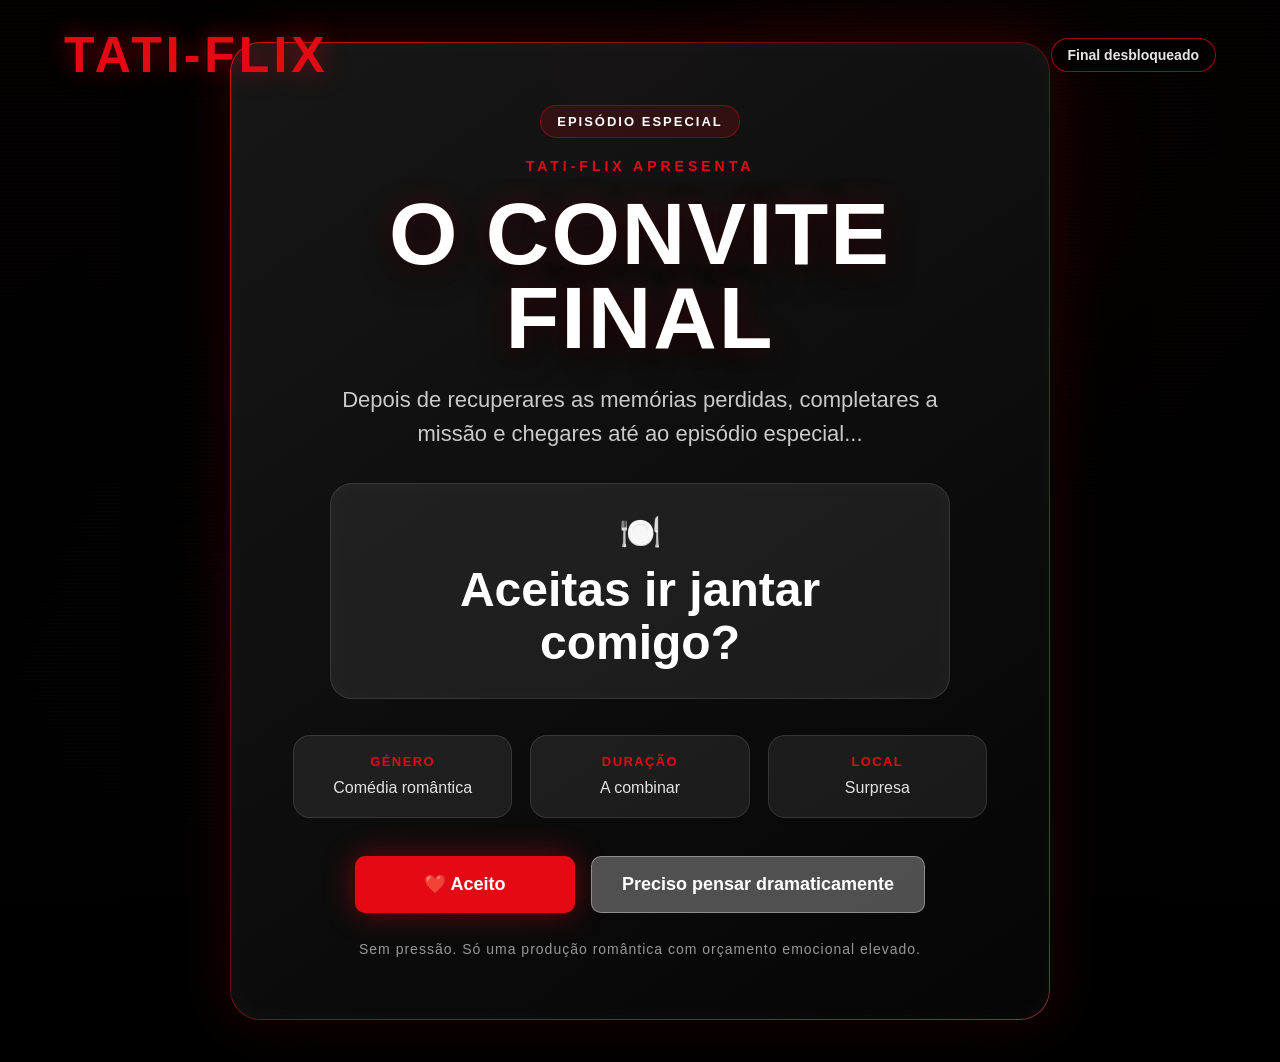
<file: convite.html>
<!DOCTYPE html>
<html lang="pt">

<head>
    <meta charset="UTF-8">
    <meta name="viewport" content="width=device-width, initial-scale=1.0">
    <title>Convite | TATI-FLIX</title>

    <link rel="stylesheet" href="css/convite.css?v=3">
</head>
<script src="js/sounds.js?v=1"></script>
<body>

    <main class="invite-page">

        <div class="cinema-bg"></div>
        <div class="cinema-gradient"></div>
        <div class="film-grain"></div>

        <header class="invite-header">
            <div class="logo">TATI-FLIX</div>
            <div class="episode-status">Final desbloqueado</div>
        </header>

        <section class="invite-card" id="inviteCard">

            <div class="episode-pill">Episódio especial</div>

            <p class="small-label">TATI-FLIX apresenta</p>

            <h1>O convite final</h1>

            <p class="intro-text">
                Depois de recuperares as memórias perdidas, completares a missão
                e chegares até ao episódio especial...
            </p>

            <div class="question-box">
                <span class="question-icon">🍽️</span>
                <p>Aceitas ir jantar comigo?</p>
            </div>

            <div class="invite-details">

                <div>
                    <strong>Género</strong>
                    <span>Comédia romântica</span>
                </div>

                <div>
                    <strong>Duração</strong>
                    <span>A combinar</span>
                </div>

                <div>
                    <strong>Local</strong>
                    <span>Surpresa</span>
                </div>

            </div>

            <div class="invite-actions">

                <button class="accept-button" id="acceptButton">
                    ❤️ Aceito
                </button>

                <button class="dramatic-button" id="dramaticButton">
                    Preciso pensar dramaticamente
                </button>

            </div>

            <p class="tiny-note" id="tinyNote">
                Sem pressão. Só uma produção romântica com orçamento emocional elevado.
            </p>

        </section>

        <section class="accepted-card" id="acceptedCard">

            <div class="success-ring">✓</div>

            <p class="small-label">Convite aceite</p>

            <h1>Jantar desbloqueado</h1>

            <p class="accepted-text">
                Excelente escolha.
                <br>
                A TATI-FLIX confirma oficialmente que este episódio ganhou continuação.
            </p>

            <div class="accepted-info">
                <span>🍽️ Boa comida</span>
                <span>💬 Conversa sem memes</span>
                <span>❤️ Segunda temporada</span>
            </div>

            <p class="final-message">
                Algumas histórias não precisam de muito drama.
                <br>
                Só de duas pessoas, uma mesa e vontade de escrever um capítulo melhor.
            </p>

            <a href="qrcode.html">
                <button class="final-button">
                    Ver surpresa final
                </button>
            </a>

        </section>

    </main>

    <script>
        const acceptButton = document.getElementById("acceptButton");
        const dramaticButton = document.getElementById("dramaticButton");
        const inviteCard = document.getElementById("inviteCard");
        const acceptedCard = document.getElementById("acceptedCard");
        const tinyNote = document.getElementById("tinyNote");

        let dramaticClicks = 0;

        const dramaticMessages = [
            {
                note: "Dramatização aceite. Mas a resposta certa continua ali ao lado.",
                button: "Ainda estou a processar..."
            },
            {
                note: "O algoritmo da TATI-FLIX analisou os dados e recomenda aceitar.",
                button: "Está bem, estou quase convencida"
            },
            {
                note: "A produção decidiu intervir. Esta opção agora também aceita.",
                button: "Ok... Aceito ❤️"
            }
        ];

        acceptButton.addEventListener("click", acceptInvite);

        dramaticButton.addEventListener("click", () => {
            if (dramaticClicks < dramaticMessages.length) {
                tinyNote.textContent = dramaticMessages[dramaticClicks].note;
                dramaticButton.textContent = dramaticMessages[dramaticClicks].button;
                dramaticButton.classList.add("shake-soft");

                setTimeout(() => {
                    dramaticButton.classList.remove("shake-soft");
                }, 400);

                dramaticClicks++;
            }

            if (dramaticClicks >= dramaticMessages.length) {
                dramaticButton.classList.add("converted");
                dramaticButton.onclick = acceptInvite;
            }
        });

        function acceptInvite() {
            localStorage.setItem("tatiflix_invite", "accepted");

            inviteCard.classList.add("hide");

            setTimeout(() => {
                inviteCard.style.display = "none";
                acceptedCard.classList.add("show");
                createHearts();
                createSparkles();
            }, 600);
        }

        function createHearts() {
            for (let i = 0; i < 28; i++) {
                const heart = document.createElement("div");
                heart.className = "floating-heart";
                heart.textContent = "❤";

                heart.style.left = Math.random() * 100 + "vw";
                heart.style.animationDelay = Math.random() * 1.8 + "s";
                heart.style.fontSize = (14 + Math.random() * 24) + "px";

                document.body.appendChild(heart);

                setTimeout(() => {
                    heart.remove();
                }, 4800);
            }
        }

        function createSparkles() {
            for (let i = 0; i < 34; i++) {
                const sparkle = document.createElement("div");
                sparkle.className = "sparkle";

                sparkle.style.left = Math.random() * 100 + "vw";
                sparkle.style.top = Math.random() * 100 + "vh";
                sparkle.style.animationDelay = Math.random() * 1.2 + "s";

                document.body.appendChild(sparkle);

                setTimeout(() => {
                    sparkle.remove();
                }, 3000);
            }
        }
    </script>

</body>

</html>
</file>
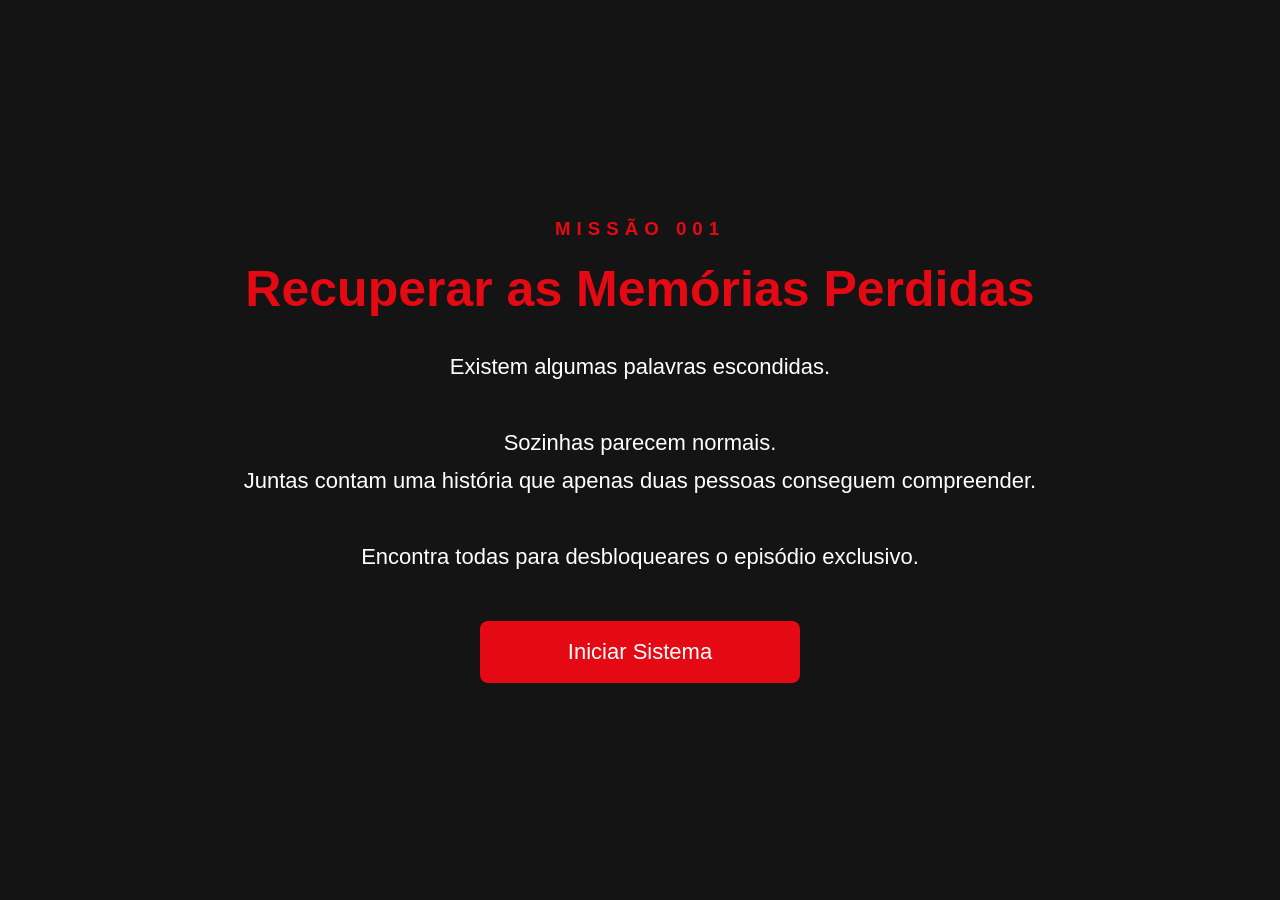
<file: mission.html>
<!DOCTYPE html>
<html lang="pt">

<head>

    <meta charset="UTF-8">

    <meta name="viewport" content="width=device-width, initial-scale=1.0">

    <title>Missão 001</title>

    <link rel="stylesheet" href="css/style.css">
    <link rel="stylesheet" href="css/mission.css?v=13mobile">

</head>
<script src="js/sounds.js?v=1"></script>
<body>

    <div class="mission-container">

        <div id="intro">

            <h3>MISSÃO 001</h3>

            <h1>Recuperar as Memórias Perdidas</h1>

            <p>
                Existem algumas palavras escondidas.

                <br><br>

                Sozinhas parecem normais.

                <br>

                Juntas contam uma história que apenas duas pessoas conseguem compreender.

                <br><br>

                Encontra todas para desbloqueares o episódio exclusivo.
            </p>

            <button id="startMission">
                Iniciar Sistema
            </button>

        </div>

        <div id="loading" style="display:none;">

            <h2>Inicializando Sistema...</h2>

            <div class="progress-bar">
                <div class="progress-fill"></div>
            </div>

            <p id="loadingText">
                A preparar missão...
            </p>

        </div>


        <div id="game" style="display:none;">

            <h2>Sopa de Letras</h2>

            <p>Encontra todas as palavras para desbloquear o episódio.</p>

            <div id="wordsearch"></div>

            <div id="wordList">

                <h3>Palavras</h3>

                <ul>

                    <li data-word="ROSINHA">Rosinha</li>

                    <li data-word="BRASAO">Brasão</li>

                    <li data-word="TINHOSO">Tinhoso</li>

                    <li data-word="PRESSINHAS">Pressinhas</li>

                    <li data-word="INDIVIDUAL">Individual</li>

                    <li data-word="FRANCESINHA">Francesinha</li>

                </ul>

            </div>

        </div>

    </div>

    </div>


    </div>

    <script src="js/mission.js"></script>
    <script src="js/wordsearch.js?v=13mobile"></script>

</body>

</html>
</file>
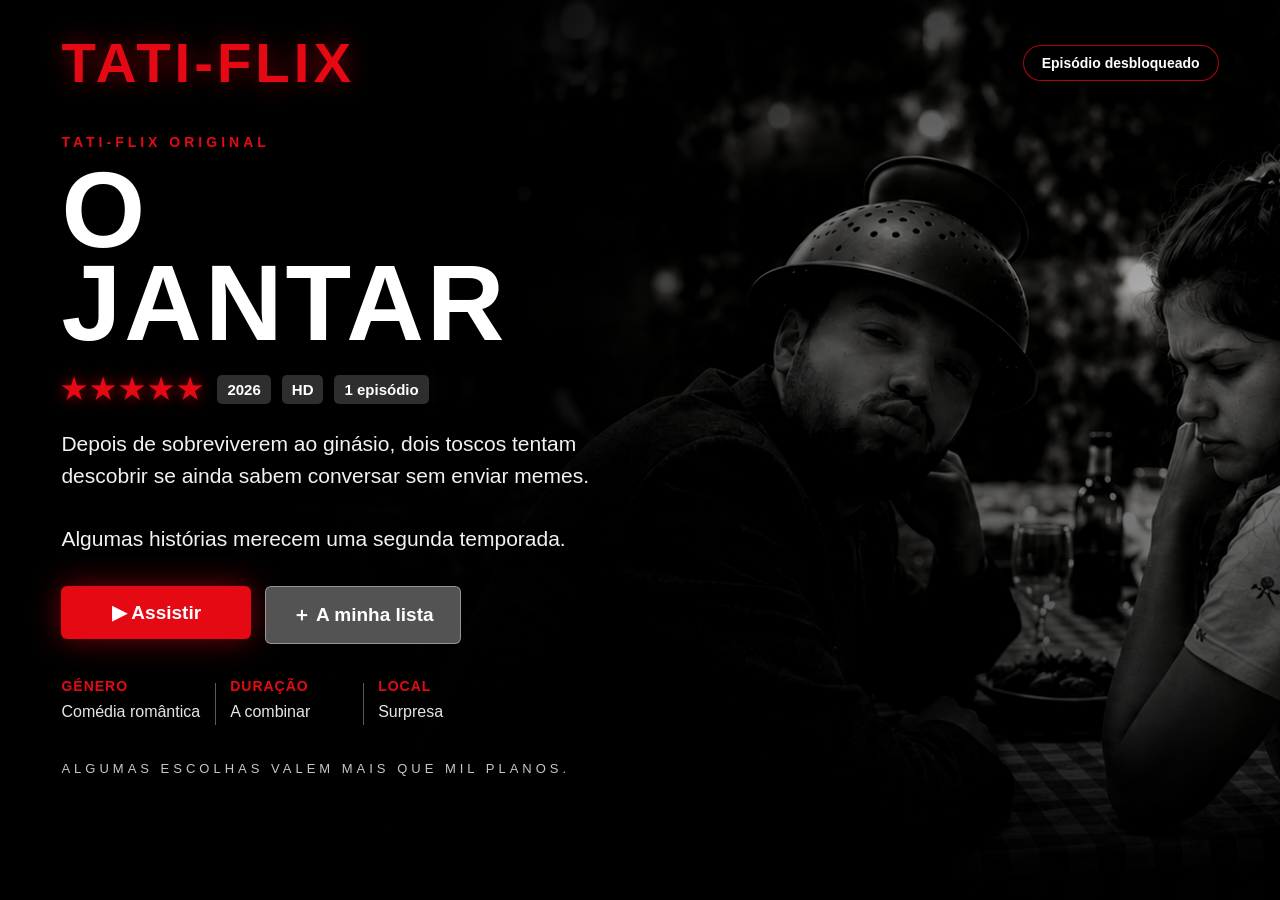
<file: poster.html>
<!DOCTYPE html>
<html lang="pt">

<head>
    <meta charset="UTF-8">
    <meta name="viewport" content="width=device-width, initial-scale=1.0">
    <title>O Jantar | TATI-FLIX</title>

    
    <link rel="stylesheet" href="css/poster.css?v=3">
</head>
<script src="js/sounds.js?v=1"></script>
<body>

    <div class="poster-page">

        <div class="poster-backdrop"></div>
        <div class="poster-overlay"></div>

        <header class="netflix-header">
            <div class="netflix-logo">TATI-FLIX</div>
            <div class="unlock-badge">Episódio desbloqueado</div>
        </header>

        <main class="netflix-hero">

            <section class="hero-info">

                <p class="original-label">TATI-FLIX Original</p>

                <h1>O Jantar</h1>

                <div class="hero-rating">
                    <span class="stars">★★★★★</span>
                    <span>2026</span>
                    <span>HD</span>
                    <span>1 episódio</span>
                </div>

                <p class="hero-description">
                    Depois de sobreviverem ao ginásio, dois toscos tentam descobrir
                    se ainda sabem conversar sem enviar memes.
                    <br><br>
                    Algumas histórias merecem uma segunda temporada.
                </p>

                <div class="hero-actions">
                    <a href="convite.html">
                        <button class="play-button">▶ Assistir</button>
                    </a>

                    <button class="my-list-button" id="myListButton">
                        ＋ A minha lista
                    </button>
                </div>

                <div class="hero-details">

                    <div>
                        <strong>Género</strong>
                        <span>Comédia romântica</span>
                    </div>

                    <div>
                        <strong>Duração</strong>
                        <span>A combinar</span>
                    </div>

                    <div>
                        <strong>Local</strong>
                        <span>Surpresa</span>
                    </div>

                </div>

                <p class="final-line">
                    Algumas escolhas valem mais que mil planos.
                </p>

            </section>

        </main>

    </div>

    <script>
        const myListButton = document.getElementById("myListButton");

        if (myListButton) {
            myListButton.addEventListener("click", () => {
                myListButton.textContent = "✓ Adicionado à lista";
                myListButton.classList.add("added");
            });
        }
    </script>

</body>

</html>
</file>
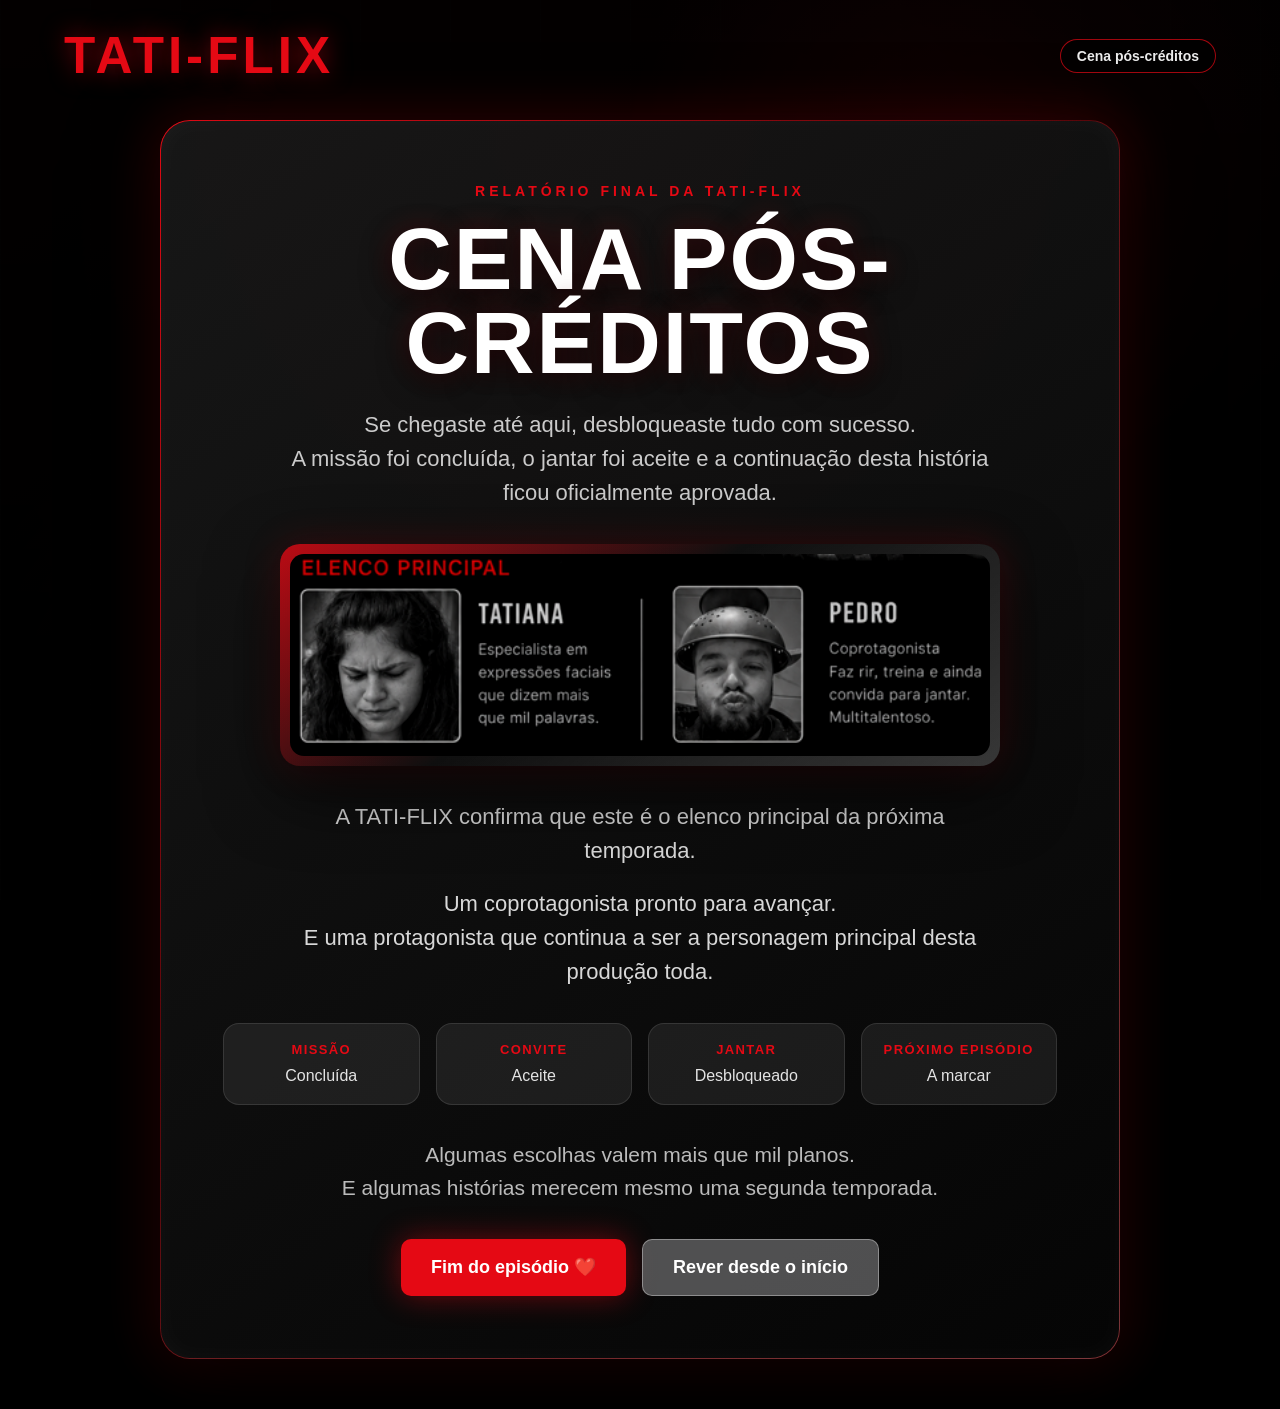
<file: qrcode.html>
<!DOCTYPE html>
<html lang="pt">

<head>
    <meta charset="UTF-8">
    <meta name="viewport" content="width=device-width, initial-scale=1.0">
    <title>Cena Pós-Créditos | TATI-FLIX</title>

    <link rel="stylesheet" href="css/qrcode.css?v=1">
</head>
<script src="js/sounds.js?v=1"></script>
<body>

    <main class="final-page">

        <div class="final-background"></div>
        <div class="final-overlay"></div>
        <div class="film-lines"></div>

        <header class="final-header">
            <div class="logo">TATI-FLIX</div>
            <div class="final-badge">Cena pós-créditos</div>
        </header>

        <section class="final-card">

            <p class="small-label">Relatório final da TATI-FLIX</p>

            <h1>Cena pós-créditos</h1>

            <p class="intro-text">
                Se chegaste até aqui, desbloqueaste tudo com sucesso.
                <br>
                A missão foi concluída, o jantar foi aceite e a continuação desta história ficou oficialmente aprovada.
            </p>

            <div class="cast-frame">
                <img src="images/elenco-final.png" alt="Elenco principal TATI-FLIX" class="cast-image">
            </div>

            <div class="post-credit-text">
                <p>
                    A TATI-FLIX confirma que este é o elenco principal da próxima temporada.
                </p>

                <p>
                    Um coprotagonista pronto para avançar.
                    <br>
                    E uma protagonista que continua a ser a personagem principal desta produção toda.
                </p>
            </div>

            <div class="summary-grid">

                <div>
                    <strong>Missão</strong>
                    <span>Concluída</span>
                </div>

                <div>
                    <strong>Convite</strong>
                    <span>Aceite</span>
                </div>

                <div>
                    <strong>Jantar</strong>
                    <span>Desbloqueado</span>
                </div>

                <div>
                    <strong>Próximo episódio</strong>
                    <span>A marcar</span>
                </div>

            </div>

            <p class="final-quote">
                Algumas escolhas valem mais que mil planos.
                <br>
                E algumas histórias merecem mesmo uma segunda temporada.
            </p>

            <div class="final-actions">

                <button class="finish-button" id="finishButton">
                    Fim do episódio ❤️
                </button>

                <a href="index.html">
                    <button class="restart-button">
                        Rever desde o início
                    </button>
                </a>

            </div>

        </section>

    </main>

    <script>
        const finishButton = document.getElementById("finishButton");

        finishButton.addEventListener("click", () => {
            finishButton.textContent = "Episódio guardado na memória ❤️";
            finishButton.classList.add("finished");

            createFinalHearts();
        });

        function createFinalHearts() {
            for (let i = 0; i < 28; i++) {
                const heart = document.createElement("div");
                heart.className = "final-heart";
                heart.textContent = "❤";

                heart.style.left = Math.random() * 100 + "vw";
                heart.style.animationDelay = Math.random() * 1.5 + "s";
                heart.style.fontSize = (14 + Math.random() * 24) + "px";

                document.body.appendChild(heart);

                setTimeout(() => {
                    heart.remove();
                }, 4500);
            }
        }
    </script>

</body>

</html>
</file>
<file: css/convite.css>
* {
    box-sizing: border-box;
}

html,
body {
    margin: 0 !important;
    padding: 0 !important;
    width: 100% !important;
    min-height: 100% !important;
    background: #000 !important;
    color: #fff !important;
    font-family: Arial, Helvetica, sans-serif !important;
    overflow-x: hidden !important;
    display: block !important;
}

.invite-page {
    position: relative;
    min-height: 100vh;
    padding: 42px 20px;
    display: flex;
    align-items: center;
    justify-content: center;
    overflow: hidden;
}

/* FUNDO PREMIUM */
.cinema-bg {
    position: fixed;
    inset: 0;
    z-index: 0;
    background:
        radial-gradient(circle at 78% 18%, rgba(229, 9, 20, 0.26), transparent 30%),
        radial-gradient(circle at 18% 84%, rgba(255, 255, 255, 0.08), transparent 28%),
        linear-gradient(145deg, #130000 0%, #050505 42%, #000 100%);
}

.cinema-gradient {
    position: fixed;
    inset: 0;
    z-index: 1;
    background:
        linear-gradient(180deg, rgba(0, 0, 0, 0.45), rgba(0, 0, 0, 0.9)),
        radial-gradient(circle at center, transparent 0%, rgba(0, 0, 0, 0.65) 76%);
}

.film-grain {
    position: fixed;
    inset: 0;
    z-index: 2;
    pointer-events: none;
    opacity: 0.22;
    background-image:
        repeating-linear-gradient(
            0deg,
            rgba(255, 255, 255, 0.025) 0,
            rgba(255, 255, 255, 0.025) 1px,
            transparent 1px,
            transparent 4px
        );
    mix-blend-mode: screen;
}

/* HEADER */
.invite-header {
    position: fixed;
    top: 0;
    left: 0;
    z-index: 8;
    width: 100%;
    padding: 26px 5vw;
    display: flex;
    justify-content: space-between;
    align-items: center;
    pointer-events: none;
}

.logo {
    color: #e50914;
    font-size: clamp(30px, 4vw, 50px);
    font-weight: 900;
    letter-spacing: 4px;
    text-shadow: 0 0 24px rgba(229, 9, 20, 0.55);
}

.episode-status {
    padding: 8px 16px;
    border: 1px solid rgba(229, 9, 20, 0.7);
    border-radius: 999px;
    background: rgba(0, 0, 0, 0.58);
    color: rgba(255, 255, 255, 0.9);
    font-size: 14px;
    font-weight: 800;
}

/* CARDS */
.invite-card,
.accepted-card {
    position: relative;
    z-index: 5;
    width: min(92vw, 820px);
    padding: clamp(34px, 5vw, 62px);
    border-radius: 30px;
    text-align: center;

    background:
        linear-gradient(145deg, rgba(24, 24, 24, 0.94), rgba(5, 5, 5, 0.97)),
        radial-gradient(circle at top, rgba(229, 9, 20, 0.15), transparent 45%);

    border: 1px solid rgba(229, 9, 20, 0.38);

    box-shadow:
        0 30px 90px rgba(0, 0, 0, 0.78),
        0 0 55px rgba(229, 9, 20, 0.25),
        inset 0 0 28px rgba(255, 255, 255, 0.03);

    animation: cardReveal 0.95s ease forwards;
}

.invite-card::before,
.accepted-card::before {
    content: "";
    position: absolute;
    inset: -1px;
    border-radius: 30px;
    padding: 1px;
    background: linear-gradient(135deg, rgba(229, 9, 20, 0.9), transparent 40%, rgba(255, 255, 255, 0.18));
    -webkit-mask:
        linear-gradient(#000 0 0) content-box,
        linear-gradient(#000 0 0);
    -webkit-mask-composite: xor;
    mask-composite: exclude;
    pointer-events: none;
}

.invite-card.hide {
    animation: cardHide 0.6s ease forwards;
}

.accepted-card {
    display: none;
    opacity: 0;
    transform: scale(0.94);
}

.accepted-card.show {
    display: block;
    animation: acceptedReveal 0.85s ease forwards;
}

.episode-pill {
    width: fit-content;
    margin: 0 auto 20px;
    padding: 8px 16px;
    border-radius: 999px;
    background: rgba(229, 9, 20, 0.14);
    border: 1px solid rgba(229, 9, 20, 0.45);
    color: #fff;
    font-size: 13px;
    font-weight: 900;
    letter-spacing: 2px;
    text-transform: uppercase;
}

/* TEXTO */
.small-label {
    margin: 0 0 18px;
    color: #e50914;
    font-size: 14px;
    font-weight: 900;
    letter-spacing: 4px;
    text-transform: uppercase;
}

h1 {
    margin: 0 0 24px;
    color: #fff;
    font-size: clamp(48px, 8vw, 88px);
    line-height: 0.95;
    text-transform: uppercase;
    letter-spacing: 2px;
    text-shadow:
        0 9px 30px rgba(0, 0, 0, 0.92),
        0 0 24px rgba(229, 9, 20, 0.26);
}

.intro-text {
    max-width: 640px;
    margin: 0 auto 28px;
    color: rgba(255, 255, 255, 0.78);
    font-size: clamp(18px, 2vw, 22px);
    line-height: 1.55;
}

/* PERGUNTA */
.question-box {
    position: relative;
    margin: 32px auto 36px;
    padding: 28px 24px;
    max-width: 620px;
    border-radius: 22px;
    background: rgba(255, 255, 255, 0.07);
    border: 1px solid rgba(255, 255, 255, 0.11);
    box-shadow: inset 0 0 22px rgba(255, 255, 255, 0.03);
}

.question-icon {
    display: block;
    margin-bottom: 12px;
    font-size: 34px;
}

.question-box p {
    margin: 0;
    color: #fff;
    font-size: clamp(30px, 4.5vw, 48px);
    font-weight: 900;
    line-height: 1.1;
}

/* DETALHES */
.invite-details {
    display: grid;
    grid-template-columns: repeat(3, 1fr);
    gap: 18px;
    margin: 34px 0 38px;
}

.invite-details div {
    padding: 18px 14px;
    border-radius: 17px;
    background: rgba(255, 255, 255, 0.075);
    border: 1px solid rgba(255, 255, 255, 0.11);
    transition: transform 0.25s ease, background 0.25s ease;
}

.invite-details div:hover {
    transform: translateY(-4px);
    background: rgba(255, 255, 255, 0.11);
}

.invite-details strong {
    display: block;
    margin-bottom: 8px;
    color: #e50914;
    font-size: 13px;
    letter-spacing: 1.4px;
    text-transform: uppercase;
}

.invite-details span {
    color: rgba(255, 255, 255, 0.87);
    font-size: 16px;
    line-height: 1.35;
}

/* BOTÕES */
.invite-actions {
    display: flex;
    justify-content: center;
    gap: 16px;
    flex-wrap: wrap;
    margin-top: 18px;
}

.accept-button,
.dramatic-button,
.final-button {
    position: relative;
    overflow: hidden;
    border: none;
    border-radius: 10px;
    padding: 17px 30px;
    min-width: 220px;
    font-size: 18px;
    font-weight: 900;
    cursor: pointer;
    transition:
        transform 0.2s ease,
        box-shadow 0.2s ease,
        background 0.2s ease;
}

.accept-button,
.final-button {
    background: #e50914;
    color: #fff;
    box-shadow: 0 0 30px rgba(229, 9, 20, 0.45);
}

.accept-button::after,
.final-button::after {
    content: "";
    position: absolute;
    top: 0;
    left: -80%;
    width: 55%;
    height: 100%;
    background: linear-gradient(90deg, transparent, rgba(255,255,255,0.35), transparent);
    transform: skewX(-22deg);
    animation: buttonShine 2.8s ease infinite;
}

.accept-button:hover,
.final-button:hover {
    background: #ff1723;
    transform: scale(1.055);
    box-shadow: 0 0 48px rgba(229, 9, 20, 0.75);
}

.dramatic-button {
    background: rgba(109, 109, 110, 0.72);
    color: #fff;
    border: 1px solid rgba(255, 255, 255, 0.35);
}

.dramatic-button:hover {
    background: rgba(255, 255, 255, 0.23);
    transform: scale(1.045);
}

.dramatic-button.converted {
    background: rgba(229, 9, 20, 0.8);
    box-shadow: 0 0 28px rgba(229, 9, 20, 0.38);
}

.shake-soft {
    animation: shakeSoft 0.4s ease;
}

.tiny-note {
    margin: 28px auto 0;
    max-width: 580px;
    color: rgba(255, 255, 255, 0.58);
    font-size: 14px;
    letter-spacing: 1px;
}

/* ACEITE */
.success-ring {
    width: 86px;
    height: 86px;
    margin: 0 auto 22px;
    border-radius: 50%;
    display: flex;
    align-items: center;
    justify-content: center;
    
    background: rgba(229, 9, 20, 0.15);
    border: 2px solid rgba(229, 9, 20, 0.75);
    color: #fff;
    font-size: 46px;
    font-weight: 900;

    box-shadow:
        0 0 30px rgba(229, 9, 20, 0.45),
        inset 0 0 20px rgba(229, 9, 20, 0.25);

    animation: ringPop 0.8s ease forwards;
}

.accepted-text,
.final-message {
    color: rgba(255, 255, 255, 0.86);
    font-size: clamp(18px, 2vw, 22px);
    line-height: 1.55;
}

.final-message {
    max-width: 640px;
    margin: 26px auto 34px;
    color: rgba(255, 255, 255, 0.72);
}

.accepted-info {
    display: flex;
    justify-content: center;
    flex-wrap: wrap;
    gap: 14px;
    margin: 34px 0;
}

.accepted-info span {
    padding: 12px 16px;
    border-radius: 999px;
    background: rgba(255, 255, 255, 0.09);
    border: 1px solid rgba(255, 255, 255, 0.12);
    color: rgba(255, 255, 255, 0.9);
    font-weight: 700;
}

.accepted-card a {
    text-decoration: none;
}

/* EFEITOS */
.floating-heart {
    position: fixed;
    bottom: -40px;
    z-index: 10;
    color: #e50914;
    pointer-events: none;
    animation: floatHeart 4.5s ease-in forwards;
    text-shadow: 0 0 18px rgba(229, 9, 20, 0.85);
}

.sparkle {
    position: fixed;
    z-index: 11;
    width: 6px;
    height: 6px;
    border-radius: 50%;
    background: #fff;
    box-shadow:
        0 0 12px #fff,
        0 0 24px rgba(229, 9, 20, 0.9);
    pointer-events: none;
    animation: sparklePop 2.4s ease forwards;
}

/* ANIMAÇÕES */
@keyframes cardReveal {
    from {
        opacity: 0;
        transform: translateY(38px) scale(0.96);
        filter: blur(8px);
    }

    to {
        opacity: 1;
        transform: translateY(0) scale(1);
        filter: blur(0);
    }
}

@keyframes cardHide {
    to {
        opacity: 0;
        transform: translateY(-22px) scale(0.96);
        filter: blur(8px);
    }
}

@keyframes acceptedReveal {
    from {
        opacity: 0;
        transform: translateY(32px) scale(0.94);
        filter: blur(8px);
    }

    to {
        opacity: 1;
        transform: translateY(0) scale(1);
        filter: blur(0);
    }
}

@keyframes buttonShine {
    0% {
        left: -80%;
    }

    45%, 100% {
        left: 130%;
    }
}

@keyframes shakeSoft {
    0% { transform: translateX(0); }
    25% { transform: translateX(-4px); }
    50% { transform: translateX(4px); }
    75% { transform: translateX(-2px); }
    100% { transform: translateX(0); }
}

@keyframes ringPop {
    0% {
        transform: scale(0.6);
        opacity: 0;
    }

    65% {
        transform: scale(1.12);
        opacity: 1;
    }

    100% {
        transform: scale(1);
    }
}

@keyframes floatHeart {
    0% {
        opacity: 0;
        transform: translateY(0) rotate(0deg) scale(0.8);
    }

    15% {
        opacity: 1;
    }

    100% {
        opacity: 0;
        transform: translateY(-115vh) rotate(26deg) scale(1.2);
    }
}

@keyframes sparklePop {
    0% {
        opacity: 0;
        transform: scale(0.3);
    }

    20% {
        opacity: 1;
        transform: scale(1.4);
    }

    100% {
        opacity: 0;
        transform: scale(0);
    }
}

/* MOBILE */
@media (max-width: 720px) {
    .invite-page {
        align-items: flex-start;
        padding: 110px 16px 28px;
    }

    .invite-header {
        padding: 22px 18px;
        flex-direction: column;
        align-items: flex-start;
        gap: 12px;
    }

    .invite-card,
    .accepted-card {
        padding: 30px 20px;
        border-radius: 24px;
    }

    .invite-details {
        grid-template-columns: 1fr;
    }

    .accept-button,
    .dramatic-button,
    .final-button {
        width: 100%;
        min-width: unset;
    }

    h1 {
        font-size: clamp(40px, 14vw, 64px);
    }

    .question-box p {
        font-size: clamp(28px, 10vw, 42px);
    }
}
/* Ajuste do título final para não sair da caixa */
.accepted-card h1 {
    max-width: 100%;
    margin-left: auto;
    margin-right: auto;

    font-size: clamp(42px, 5vw, 66px);
    line-height: 1.05;

    word-break: normal;
    overflow-wrap: break-word;
}

.accepted-card {
    overflow: hidden;
}
/* ================================
   MOBILE FIX - CONVITE
================================ */

@media (max-width: 700px) {
    .invite-page {
        padding: 110px 14px 30px !important;
        align-items: flex-start !important;
    }

    .invite-header {
        padding: 18px 16px !important;
        flex-direction: column !important;
        align-items: flex-start !important;
        gap: 10px !important;
    }

    .logo {
        font-size: 32px !important;
    }

    .episode-status {
        font-size: 12px !important;
        padding: 7px 13px !important;
    }

    .invite-card,
    .accepted-card {
        width: 100% !important;
        padding: 26px 16px !important;
        border-radius: 22px !important;
    }

    h1 {
        font-size: clamp(38px, 13vw, 58px) !important;
        line-height: 1 !important;
    }

    .question-box {
        padding: 22px 14px !important;
    }

    .question-box p {
        font-size: clamp(26px, 9vw, 38px) !important;
    }

    .invite-details {
        grid-template-columns: 1fr !important;
        gap: 12px !important;
    }

    .invite-actions {
        flex-direction: column !important;
        width: 100% !important;
    }

    .accept-button,
    .dramatic-button,
    .final-button {
        width: 100% !important;
        min-width: unset !important;
        font-size: 16px !important;
        padding: 15px 18px !important;
    }

    .accepted-info {
        flex-direction: column !important;
        align-items: stretch !important;
    }

    .accepted-info span {
        width: 100% !important;
    }
}
</file>
<file: css/style.css>
* {
    margin: 0;
    padding: 0;
    box-sizing: border-box;
}

body {

    background: #141414;

    color: white;

    font-family: Arial, Helvetica, sans-serif;

    display: flex;

    justify-content: center;

    align-items: center;

    height: 100vh;

}

.container {

    text-align: center;

    width: 700px;

}

h1 {

    color: #E50914;

    font-size: 80px;

    margin-bottom: 20px;

}

h2 {

    font-size: 35px;

    margin-bottom: 30px;

}

p {

    font-size: 22px;

    line-height: 35px;

    margin-bottom: 50px;

}

button {

    background: #E50914;

    color: white;

    border: none;

    padding: 18px 50px;

    font-size: 22px;

    border-radius: 8px;

    cursor: pointer;

    transition: .3s;

}

button:hover {

    background: #b20710;

    transform: scale(1.05);

}

.mission-container {

    width: 900px;

    margin: auto;

    text-align: center;

}

.mission-container h3 {

    color: #E50914;

    letter-spacing: 6px;

    margin-bottom: 20px;

}

.mission-container h1 {

    font-size: 50px;

    margin-bottom: 30px;

}

.mission-container p {

    font-size: 22px;

    line-height: 38px;

    margin-bottom: 45px;

}

.lista {

    width: 420px;

    margin: auto;

    text-align: left;

    font-size: 24px;

    line-height: 55px;

    margin-bottom: 45px;

}

.lista div {

    border-bottom: 1px solid #333;

    padding: 8px;

}

#startMission {

    width: 320px;

}
</file>
<file: css/mission.css>
.progress-bar {

    width: 500px;

    height: 18px;

    background: #333;

    margin: 40px auto;

    border-radius: 20px;

    overflow: hidden;

}

.progress-fill {

    width: 0%;

    height: 100%;

    background: #E50914;

    transition: width .4s;

}

#loading h2 {

    margin-top: 50px;

}

#loadingText {

    margin-top: 30px;

    font-size: 22px;

}

#wordsearch {

    width: 700px;

    margin: 40px auto;

    display: grid;

    grid-template-columns: repeat(14, 45px);

    gap: 3px;

    justify-content: center;

}

.cell {

    width: 45px;

    height: 45px;

    background: #222;

    color: white;

    display: flex;

    align-items: center;

    justify-content: center;

    border-radius: 6px;

    cursor: pointer;

    user-select: none;

    font-size: 20px;

    font-weight: bold;

    transition: .2s;

}

.cell:hover {

    background: #E50914;

}
#wordsearch {
    display: inline-block;
    margin: 30px auto;
    user-select: none;
}

.ws-row {
    display: flex;
    justify-content: center;
}

.ws-cell {
    width: 34px;
    height: 34px;

    display: flex;
    justify-content: center;
    align-items: center;

    color: white;

    font-family: monospace;
    font-size: 22px;
    font-weight: bold;

    cursor: pointer;

    transition: .2s;

    border-radius: 6px;
}

.ws-cell:hover {
    background: rgba(255,255,255,.15);
}

.ws-cell.selected {
    background: #e50914;
    color: white;
}

.ws-cell.found {
    background: #00c853;
    color: white;
}
/* ================================
   MOBILE FIX - SOPA DE LETRAS
================================ */

@media (max-width: 600px) {
    body {
        overflow-x: hidden;
    }

    .mission-container {
        width: 100%;
        max-width: 100%;
        padding: 20px 10px;
    }

    #game {
        width: 100%;
        max-width: 100%;
        padding: 0 6px;
    }

    #wordsearch {
        max-width: calc(100vw - 20px) !important;
        padding: 6px !important;
        margin: 22px auto !important;
        overflow: visible !important;
    }

    .ws-row {
        display: flex !important;
        justify-content: center !important;
        width: 100% !important;
    }

    .ws-cell {
        width: clamp(18px, 5.2vw, 24px) !important;
        height: clamp(18px, 5.2vw, 24px) !important;
        margin: 1px !important;

        font-size: clamp(12px, 3.8vw, 16px) !important;
        border-radius: 5px !important;
    }

    #wordList {
        width: 100%;
        max-width: 100%;
        margin-top: 18px;
        text-align: center;
    }

    #wordList ul {
        padding-left: 0;
        list-style: none;
    }

    #wordList li {
        font-size: 15px;
        margin: 5px 0;
    }

    .ws-progress-wrapper {
        max-width: 90vw !important;
    }
}
/* ==========================================
   MOBILE DEFINITIVO - TATI-FLIX MISSION
========================================== */

@media (max-width: 768px) {
    html,
    body {
        width: 100%;
        max-width: 100%;
        overflow-x: hidden !important;
    }

    .mission-container {
        width: 100% !important;
        max-width: 100% !important;
        padding: 18px 8px !important;
        margin: 0 auto !important;
        overflow-x: hidden !important;
        box-sizing: border-box !important;
    }

    #game {
        width: 100% !important;
        max-width: 100% !important;
        padding: 0 !important;
        margin: 0 auto !important;
        overflow-x: hidden !important;
        text-align: center !important;
        box-sizing: border-box !important;
    }

    #game h2 {
        font-size: clamp(34px, 10vw, 48px) !important;
        line-height: 1.05 !important;
        margin: 22px auto 22px !important;
        max-width: 94vw !important;
    }

    #game p {
        width: 92vw !important;
        max-width: 92vw !important;
        margin: 0 auto 18px !important;
        font-size: 16px !important;
        line-height: 1.45 !important;
        white-space: normal !important;
        overflow-wrap: break-word !important;
    }

    #wordsearch {
        width: fit-content !important;
        max-width: 100vw !important;
        margin: 20px auto !important;
        padding: 4px !important;
        overflow: visible !important;
        box-sizing: border-box !important;
        transform: none !important;
    }

    .ws-row {
        display: flex !important;
        justify-content: center !important;
        width: fit-content !important;
        max-width: 100% !important;
        margin: 0 auto !important;
    }

    .ws-cell {
        width: min(21px, calc((100vw - 38px) / 15)) !important;
        height: min(21px, calc((100vw - 38px) / 15)) !important;

        margin: 1px !important;
        padding: 0 !important;

        font-size: min(15px, calc((100vw - 38px) / 22)) !important;
        line-height: 1 !important;

        border-radius: 5px !important;
        box-sizing: border-box !important;
    }

    .ws-progress-wrapper {
        width: 90vw !important;
        max-width: 90vw !important;
        margin: 18px auto !important;
    }

    #wordList {
        width: 100% !important;
        max-width: 100% !important;
        margin: 22px auto 0 !important;
        text-align: center !important;
    }

    #wordList ul {
        padding: 0 !important;
        margin: 12px auto 0 !important;
        list-style: none !important;
    }

    #wordList li {
        font-size: 16px !important;
        margin: 5px 0 !important;
    }
}
/* ==========================================
   MOBILE 13x13 - SOPA DE LETRAS
========================================== */

@media (max-width: 768px) {
    html,
    body {
        width: 100%;
        max-width: 100%;
        overflow-x: hidden !important;
    }

    .mission-container {
        width: 100% !important;
        max-width: 100% !important;
        padding: 18px 6px !important;
        margin: 0 auto !important;
        overflow-x: hidden !important;
        box-sizing: border-box !important;
    }

    #game {
        width: 100% !important;
        max-width: 100% !important;
        padding: 0 !important;
        margin: 0 auto !important;
        overflow-x: hidden !important;
        text-align: center !important;
        box-sizing: border-box !important;
    }

    #game h2 {
        font-size: clamp(32px, 10vw, 46px) !important;
        line-height: 1.05 !important;
        margin: 22px auto 18px !important;
        max-width: calc(100vw - 20px) !important;
    }

    #game p {
        display: block !important;
        width: calc(100vw - 26px) !important;
        max-width: calc(100vw - 26px) !important;
        margin: 0 auto 18px !important;

        font-size: 16px !important;
        line-height: 1.45 !important;
        text-align: center !important;

        white-space: normal !important;
        overflow-wrap: break-word !important;
        word-break: normal !important;
    }

    #wordsearch {
        width: fit-content !important;
        max-width: calc(100vw - 14px) !important;
        margin: 20px auto !important;
        padding: 4px !important;
        overflow: visible !important;
        box-sizing: border-box !important;
        transform: none !important;
    }

    .ws-row {
        display: flex !important;
        justify-content: center !important;
        width: fit-content !important;
        max-width: 100% !important;
        margin: 0 auto !important;
    }

    .ws-cell {
        width: min(25px, calc((100vw - 34px) / 13)) !important;
        height: min(25px, calc((100vw - 34px) / 13)) !important;

        margin: 1px !important;
        padding: 0 !important;

        font-size: min(16px, calc((100vw - 34px) / 19)) !important;
        line-height: 1 !important;

        border-radius: 5px !important;
        box-sizing: border-box !important;
    }

    .ws-progress-wrapper {
        width: 90vw !important;
        max-width: 90vw !important;
        margin: 18px auto !important;
    }

    #wordList {
        width: 100% !important;
        max-width: 100% !important;
        margin: 22px auto 0 !important;
        text-align: center !important;
    }

    #wordList h3 {
        font-size: 24px !important;
        letter-spacing: 8px !important;
    }

    #wordList ul {
        padding: 0 !important;
        margin: 12px auto 0 !important;
        list-style: none !important;
    }

    #wordList li {
        font-size: 16px !important;
        margin: 5px 0 !important;
    }
}
</file>
<file: css/poster.css>
* {
    box-sizing: border-box;
}

html,
body {
    margin: 0 !important;
    padding: 0 !important;
    width: 100% !important;
    min-height: 100% !important;
    background: #000 !important;
    color: #fff !important;
    font-family: Arial, Helvetica, sans-serif !important;
    overflow-x: hidden !important;
    display: block !important;
}

/* PÁGINA */
.poster-page {
    position: relative;
    width: 100vw;
    min-height: 100vh;
    overflow: hidden;
    background: #000;
}

/* 
   FUNDO ESTILO NETFLIX
   Aqui usamos o poster com muito zoom para esconder os textos/botões falsos
   e mostrar mais a zona das pessoas.
*/
.poster-backdrop {
    position: fixed;
    inset: 0;
    z-index: 0;

    background-image: url("../images/poster-jantar.png");
    background-repeat: no-repeat;
    background-size: cover;
    background-position: center 46%;

    filter: brightness(1.05) contrast(1.12);
    transform: scale(1.08);

    pointer-events: none;
}

/* GRADIENTE ESCURO À ESQUERDA + FADE CINEMATOGRÁFICO */
.poster-overlay {
    position: fixed;
    inset: 0;
    z-index: 1;

    background:
        linear-gradient(
            90deg,
            rgba(0, 0, 0, 1) 0%,
            rgba(0, 0, 0, 0.98) 24%,
            rgba(0, 0, 0, 0.84) 42%,
            rgba(0, 0, 0, 0.45) 64%,
            rgba(0, 0, 0, 0.18) 100%
        ),
        linear-gradient(
            0deg,
            rgba(0, 0, 0, 1) 0%,
            rgba(0, 0, 0, 0.55) 25%,
            rgba(0, 0, 0, 0.10) 68%,
            rgba(0, 0, 0, 0.58) 100%
        );

    pointer-events: none;
}

/* HEADER */
.netflix-header {
    position: relative;
    z-index: 5;

    width: 100%;
    padding: 30px 4.8vw 0;

    display: flex;
    justify-content: space-between;
    align-items: center;
}

.netflix-logo {
    color: #e50914;
    font-size: clamp(34px, 4.4vw, 58px);
    font-weight: 900;
    letter-spacing: 4px;
    text-shadow: 0 0 24px rgba(229, 9, 20, 0.55);
}

.unlock-badge {
    padding: 9px 18px;
    border: 1px solid rgba(229, 9, 20, 0.75);
    border-radius: 999px;
    background: rgba(0, 0, 0, 0.68);
    color: #fff;
    font-size: 14px;
    font-weight: 700;
}

/* CONTEÚDO À ESQUERDA */
.netflix-hero {
    position: relative;
    z-index: 5;

    min-height: calc(100vh - 95px);

    display: flex;
    align-items: center;
    justify-content: flex-start;

    padding: 0 0 8vh 4.8vw;
}

.hero-info {
    width: 560px;
    max-width: 90vw;
    margin: 0;
    padding: 0;
    text-align: left;

    animation: fadeInLeft 0.9s ease forwards;
}

/* TEXTO */
.original-label {
    margin: 0 0 14px;

    color: #e50914;
    font-size: 14px;
    font-weight: 900;
    letter-spacing: 4px;
    text-transform: uppercase;
}

.hero-info h1 {
    margin: 0;

    color: #ffffff;
    font-size: clamp(66px, 8.4vw, 120px);
    line-height: 0.86;
    letter-spacing: 3px;
    text-transform: uppercase;

    text-shadow:
        0 8px 28px rgba(0, 0, 0, 0.95),
        0 0 18px rgba(0, 0, 0, 0.85);
}

.hero-rating {
    margin: 24px 0 22px;

    display: flex;
    flex-wrap: wrap;
    align-items: center;
    gap: 11px;

    font-size: 15px;
    font-weight: 700;
}

.stars {
    color: #e50914;
    font-size: 28px;
    letter-spacing: 4px;
    text-shadow: 0 0 15px rgba(229, 9, 20, 0.7);
}

.hero-rating span:not(.stars) {
    padding: 6px 10px;
    border-radius: 5px;
    background: rgba(255, 255, 255, 0.18);
    backdrop-filter: blur(4px);
}

/* DESCRIÇÃO */
.hero-description {
    max-width: 545px;
    margin: 0 0 32px;

    color: rgba(255, 255, 255, 0.95);
    font-size: 21px;
    line-height: 1.5;

    text-shadow: 0 5px 18px rgba(0, 0, 0, 0.95);
}

/* BOTÕES REAIS */
.hero-actions {
    display: flex;
    gap: 14px;
    flex-wrap: wrap;
    margin-bottom: 34px;
}

.hero-actions a {
    text-decoration: none;
}

.play-button,
.my-list-button {
    min-width: 190px;
    padding: 15px 26px;

    border: none;
    border-radius: 6px;

    font-size: 19px;
    font-weight: 900;

    cursor: pointer;
    transition:
        transform 0.2s ease,
        background 0.2s ease,
        box-shadow 0.2s ease;
}

.play-button {
    background: #e50914;
    color: #fff;
    box-shadow: 0 0 30px rgba(229, 9, 20, 0.5);
}

.play-button:hover {
    background: #ff1824;
    transform: scale(1.05);
    box-shadow: 0 0 42px rgba(229, 9, 20, 0.75);
}

.my-list-button {
    background: rgba(109, 109, 110, 0.76);
    color: #fff;
    border: 1px solid rgba(255, 255, 255, 0.38);
}

.my-list-button:hover,
.my-list-button.added {
    background: rgba(255, 255, 255, 0.28);
    transform: scale(1.05);
}

/* DETALHES */
.hero-details {
    display: flex;
    gap: 30px;
    flex-wrap: wrap;
}

.hero-details div {
    position: relative;
    min-width: 118px;
}

.hero-details div:not(:last-child)::after {
    content: "";
    position: absolute;
    right: -16px;
    top: 5px;

    width: 1px;
    height: 42px;

    background: rgba(255, 255, 255, 0.35);
}

.hero-details strong {
    display: block;
    margin-bottom: 7px;

    color: #e50914;
    font-size: 14px;
    letter-spacing: 1px;
    text-transform: uppercase;
}

.hero-details span {
    display: block;

    color: rgba(255, 255, 255, 0.9);
    font-size: 16px;
    line-height: 1.35;
}

.final-line {
    margin-top: 38px;

    color: rgba(255, 255, 255, 0.78);
    font-size: 13px;
    letter-spacing: 4px;
    text-transform: uppercase;

    text-shadow: 0 4px 18px rgba(0, 0, 0, 0.95);
}

/* ANIMAÇÃO */
@keyframes fadeInLeft {
    from {
        opacity: 0;
        transform: translateX(-34px);
    }

    to {
        opacity: 1;
        transform: translateX(0);
    }
}

/* TELEMÓVEL */
@media (max-width: 850px) {
    .poster-backdrop {
        background-size: cover;
        background-position: center top;
        filter: brightness(0.72) contrast(1.08);
        transform: scale(1.03);
    }

    .poster-overlay {
        background:
            linear-gradient(
                90deg,
                rgba(0, 0, 0, 0.94) 0%,
                rgba(0, 0, 0, 0.76) 58%,
                rgba(0, 0, 0, 0.32) 100%
            ),
            linear-gradient(
                0deg,
                #000 0%,
                rgba(0, 0, 0, 0.76) 42%,
                rgba(0, 0, 0, 0.24) 100%
            );
    }

    .netflix-header {
        padding: 24px 22px 0;
        flex-direction: column;
        align-items: flex-start;
        gap: 14px;
    }

    .netflix-hero {
        min-height: calc(100vh - 120px);
        padding: 8vh 22px 7vh;
        align-items: flex-end;
    }

    .hero-info {
        width: 100%;
    }

    .hero-info h1 {
        font-size: clamp(54px, 18vw, 88px);
    }

    .hero-description {
        font-size: 18px;
    }

    .play-button,
    .my-list-button {
        width: 100%;
        min-width: unset;
    }

    .hero-details div:not(:last-child)::after {
        display: none;
    }

    .final-line {
        font-size: 12px;
        line-height: 1.7;
    }
}
/* ================================
   MOBILE FIX - POSTER
================================ */

@media (max-width: 700px) {
    .netflix-header {
        padding: 20px 18px 0 !important;
        flex-direction: column !important;
        align-items: flex-start !important;
        gap: 12px !important;
    }

    .netflix-logo {
        font-size: 34px !important;
    }

    .unlock-badge {
        font-size: 12px !important;
        padding: 7px 13px !important;
    }

    .netflix-hero {
        min-height: auto !important;
        padding: 70px 18px 40px !important;
        align-items: flex-start !important;
    }

    .hero-info {
        width: 100% !important;
        max-width: 100% !important;
    }

    .hero-info h1 {
        font-size: clamp(48px, 17vw, 76px) !important;
        line-height: 0.9 !important;
    }

    .hero-description {
        font-size: 17px !important;
        line-height: 1.45 !important;
        max-width: 100% !important;
    }

    .hero-actions {
        width: 100% !important;
        flex-direction: column !important;
        gap: 12px !important;
    }

    .hero-actions a,
    .play-button,
    .my-list-button {
        width: 100% !important;
    }

    .play-button,
    .my-list-button {
        min-width: unset !important;
        font-size: 17px !important;
        padding: 15px 20px !important;
    }

    .hero-details {
        display: grid !important;
        grid-template-columns: 1fr !important;
        gap: 14px !important;
    }

    .hero-details div::after {
        display: none !important;
    }

    .final-line {
        font-size: 11px !important;
        line-height: 1.6 !important;
    }
}
</file>
<file: css/qrcode.css>
* {
    box-sizing: border-box;
}

html,
body {
    margin: 0 !important;
    padding: 0 !important;
    width: 100% !important;
    min-height: 100% !important;
    background: #000 !important;
    color: #fff !important;
    font-family: Arial, Helvetica, sans-serif !important;
    overflow-x: hidden !important;
    display: block !important;
}

.final-page {
    position: relative;
    min-height: 100vh;
    padding: 120px 20px 50px;

    display: flex;
    align-items: center;
    justify-content: center;

    overflow: hidden;
}

/* FUNDO */
.final-background {
    position: fixed;
    inset: 0;
    z-index: 0;

    background:
        radial-gradient(circle at 78% 18%, rgba(229, 9, 20, 0.26), transparent 30%),
        radial-gradient(circle at 22% 82%, rgba(255, 255, 255, 0.08), transparent 28%),
        linear-gradient(145deg, #120000 0%, #050505 45%, #000 100%);
}

.final-overlay {
    position: fixed;
    inset: 0;
    z-index: 1;

    background:
        linear-gradient(180deg, rgba(0, 0, 0, 0.42), rgba(0, 0, 0, 0.92)),
        radial-gradient(circle at center, transparent 0%, rgba(0, 0, 0, 0.68) 78%);
}

.film-lines {
    position: fixed;
    inset: 0;
    z-index: 2;

    opacity: 0.16;
    pointer-events: none;

    background-image:
        repeating-linear-gradient(
            90deg,
            rgba(255, 255, 255, 0.03) 0,
            rgba(255, 255, 255, 0.03) 1px,
            transparent 1px,
            transparent 90px
        ),
        repeating-linear-gradient(
            0deg,
            rgba(255, 255, 255, 0.018) 0,
            rgba(255, 255, 255, 0.018) 1px,
            transparent 1px,
            transparent 5px
        );
}

/* HEADER */
.final-header {
    position: fixed;
    top: 0;
    left: 0;
    z-index: 8;

    width: 100%;
    padding: 26px 5vw;

    display: flex;
    justify-content: space-between;
    align-items: center;

    pointer-events: none;
}

.logo {
    color: #e50914;
    font-size: clamp(30px, 4vw, 52px);
    font-weight: 900;
    letter-spacing: 4px;

    text-shadow: 0 0 24px rgba(229, 9, 20, 0.55);
}

.final-badge {
    padding: 8px 16px;

    border-radius: 999px;
    border: 1px solid rgba(229, 9, 20, 0.7);

    background: rgba(0, 0, 0, 0.62);
    color: rgba(255, 255, 255, 0.92);

    font-size: 14px;
    font-weight: 800;
}

/* CARD */
.final-card {
    position: relative;
    z-index: 5;

    width: min(94vw, 960px);
    padding: clamp(32px, 5vw, 62px);

    border-radius: 30px;

    text-align: center;

    background:
        linear-gradient(145deg, rgba(24, 24, 24, 0.94), rgba(5, 5, 5, 0.97)),
        radial-gradient(circle at top, rgba(229, 9, 20, 0.16), transparent 44%);

    border: 1px solid rgba(229, 9, 20, 0.38);

    box-shadow:
        0 30px 90px rgba(0, 0, 0, 0.78),
        0 0 55px rgba(229, 9, 20, 0.25),
        inset 0 0 28px rgba(255, 255, 255, 0.03);

    animation: cardReveal 0.9s ease forwards;
}

.final-card::before {
    content: "";
    position: absolute;
    inset: -1px;

    border-radius: 30px;
    padding: 1px;

    background: linear-gradient(
        135deg,
        rgba(229, 9, 20, 0.95),
        transparent 42%,
        rgba(255, 255, 255, 0.18)
    );

    -webkit-mask:
        linear-gradient(#000 0 0) content-box,
        linear-gradient(#000 0 0);

    -webkit-mask-composite: xor;
    mask-composite: exclude;

    pointer-events: none;
}

/* TEXTO */
.small-label {
    margin: 0 0 18px;

    color: #e50914;

    font-size: 14px;
    font-weight: 900;
    letter-spacing: 4px;
    text-transform: uppercase;
}

h1 {
    margin: 0 0 24px;

    color: #fff;

    font-size: clamp(46px, 7vw, 88px);
    line-height: 0.95;

    text-transform: uppercase;
    letter-spacing: 2px;

    text-shadow:
        0 9px 30px rgba(0, 0, 0, 0.92),
        0 0 24px rgba(229, 9, 20, 0.26);
}

.intro-text {
    max-width: 720px;
    margin: 0 auto 34px;

    color: rgba(255, 255, 255, 0.78);

    font-size: clamp(18px, 2vw, 22px);
    line-height: 1.55;
}

/* IMAGEM */
.cast-frame {
    position: relative;

    width: min(100%, 720px);
    margin: 0 auto 34px;
    padding: 10px;

    border-radius: 20px;

    background:
        linear-gradient(145deg, rgba(229, 9, 20, 0.8), transparent 45%, rgba(255, 255, 255, 0.18));

    box-shadow:
        0 24px 70px rgba(0, 0, 0, 0.7),
        0 0 36px rgba(229, 9, 20, 0.22);
}

.cast-image {
    width: 100%;
    display: block;

    border-radius: 14px;

    filter: contrast(1.05) brightness(1.02);
}

/* TEXTO PÓS-CRÉDITOS */
.post-credit-text {
    max-width: 720px;
    margin: 0 auto 34px;

    color: rgba(255, 255, 255, 0.84);

    font-size: clamp(18px, 2vw, 22px);
    line-height: 1.55;
}

.post-credit-text p {
    margin: 0 0 18px;
}

/* RESUMO */
.summary-grid {
    display: grid;
    grid-template-columns: repeat(4, 1fr);
    gap: 16px;

    margin: 34px 0;
}

.summary-grid div {
    padding: 18px 12px;

    border-radius: 16px;

    background: rgba(255, 255, 255, 0.075);
    border: 1px solid rgba(255, 255, 255, 0.11);

    transition: transform 0.25s ease, background 0.25s ease;
}

.summary-grid div:hover {
    transform: translateY(-4px);
    background: rgba(255, 255, 255, 0.11);
}

.summary-grid strong {
    display: block;
    margin-bottom: 8px;

    color: #e50914;

    font-size: 13px;
    letter-spacing: 1.4px;
    text-transform: uppercase;
}

.summary-grid span {
    color: rgba(255, 255, 255, 0.88);

    font-size: 16px;
    line-height: 1.35;
}

/* FRASE FINAL */
.final-quote {
    max-width: 700px;
    margin: 32px auto 34px;

    color: rgba(255, 255, 255, 0.72);

    font-size: clamp(17px, 2vw, 21px);
    line-height: 1.55;
}

/* BOTÕES */
.final-actions {
    display: flex;
    justify-content: center;
    gap: 16px;
    flex-wrap: wrap;
}

.final-actions a {
    text-decoration: none;
}

.finish-button,
.restart-button {
    position: relative;
    overflow: hidden;

    min-width: 220px;
    padding: 17px 30px;

    border: none;
    border-radius: 10px;

    font-size: 18px;
    font-weight: 900;

    cursor: pointer;

    transition:
        transform 0.2s ease,
        box-shadow 0.2s ease,
        background 0.2s ease;
}

.finish-button {
    background: #e50914;
    color: #fff;

    box-shadow: 0 0 30px rgba(229, 9, 20, 0.45);
}

.finish-button::after {
    content: "";
    position: absolute;
    top: 0;
    left: -80%;

    width: 55%;
    height: 100%;

    background: linear-gradient(90deg, transparent, rgba(255,255,255,0.35), transparent);

    transform: skewX(-22deg);
    animation: buttonShine 2.8s ease infinite;
}

.finish-button:hover,
.finish-button.finished {
    background: #ff1723;
    transform: scale(1.055);

    box-shadow: 0 0 48px rgba(229, 9, 20, 0.75);
}

.restart-button {
    background: rgba(109, 109, 110, 0.72);
    color: #fff;

    border: 1px solid rgba(255, 255, 255, 0.35);
}

.restart-button:hover {
    background: rgba(255, 255, 255, 0.23);
    transform: scale(1.045);
}

/* CORAÇÕES */
.final-heart {
    position: fixed;
    bottom: -40px;
    z-index: 12;

    color: #e50914;

    pointer-events: none;

    animation: floatHeart 4.5s ease-in forwards;

    text-shadow: 0 0 18px rgba(229, 9, 20, 0.85);
}

/* ANIMAÇÕES */
@keyframes cardReveal {
    from {
        opacity: 0;
        transform: translateY(38px) scale(0.96);
        filter: blur(8px);
    }

    to {
        opacity: 1;
        transform: translateY(0) scale(1);
        filter: blur(0);
    }
}

@keyframes buttonShine {
    0% {
        left: -80%;
    }

    45%,
    100% {
        left: 130%;
    }
}

@keyframes floatHeart {
    0% {
        opacity: 0;
        transform: translateY(0) rotate(0deg) scale(0.8);
    }

    15% {
        opacity: 1;
    }

    100% {
        opacity: 0;
        transform: translateY(-115vh) rotate(26deg) scale(1.2);
    }
}

/* MOBILE */
@media (max-width: 760px) {
    .final-page {
        align-items: flex-start;
        padding: 112px 16px 28px;
    }

    .final-header {
        padding: 22px 18px;

        flex-direction: column;
        align-items: flex-start;
        gap: 12px;
    }

    .final-card {
        padding: 30px 20px;
        border-radius: 24px;
    }

    h1 {
        font-size: clamp(40px, 14vw, 64px);
    }

    .summary-grid {
        grid-template-columns: 1fr;
    }

    .finish-button,
    .restart-button {
        width: 100%;
        min-width: unset;
    }
}
/* ================================
   MOBILE FIX - PÓS-CRÉDITOS
================================ */

@media (max-width: 760px) {
    .final-page {
        padding: 110px 14px 30px !important;
        align-items: flex-start !important;
    }

    .final-header {
        padding: 18px 16px !important;
        flex-direction: column !important;
        align-items: flex-start !important;
        gap: 10px !important;
    }

    .logo {
        font-size: 32px !important;
    }

    .final-badge {
        font-size: 12px !important;
        padding: 7px 13px !important;
    }

    .final-card {
        width: 100% !important;
        padding: 26px 16px !important;
        border-radius: 22px !important;
    }

    .final-card h1 {
        font-size: clamp(36px, 12vw, 58px) !important;
        line-height: 1 !important;
    }

    .intro-text,
    .post-credit-text,
    .final-quote {
        font-size: 16px !important;
        line-height: 1.5 !important;
    }

    .cast-frame {
        padding: 6px !important;
        border-radius: 16px !important;
    }

    .cast-image {
        border-radius: 12px !important;
    }

    .summary-grid {
        grid-template-columns: 1fr !important;
        gap: 12px !important;
    }

    .final-actions {
        flex-direction: column !important;
        width: 100% !important;
    }

    .final-actions a,
    .finish-button,
    .restart-button {
        width: 100% !important;
    }

    .finish-button,
    .restart-button {
        min-width: unset !important;
        font-size: 16px !important;
        padding: 15px 18px !important;
    }
}
</file>
